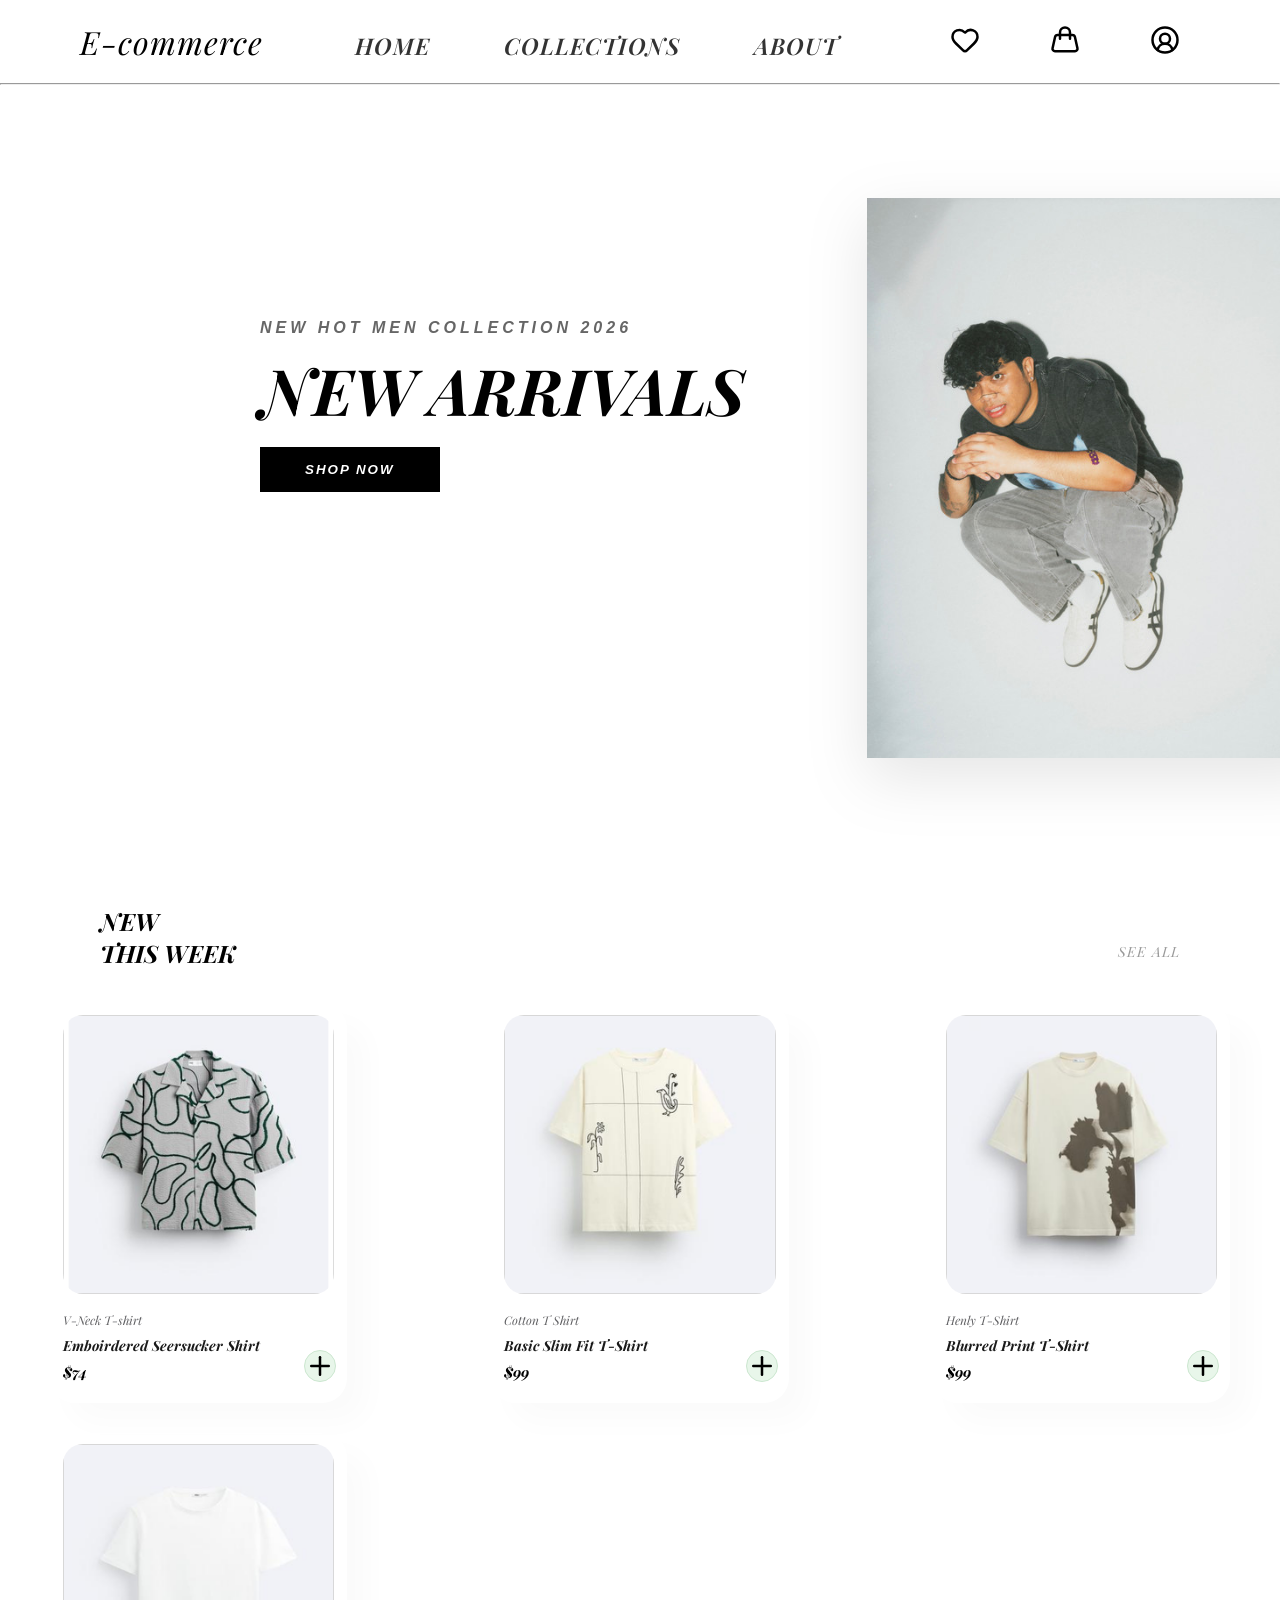
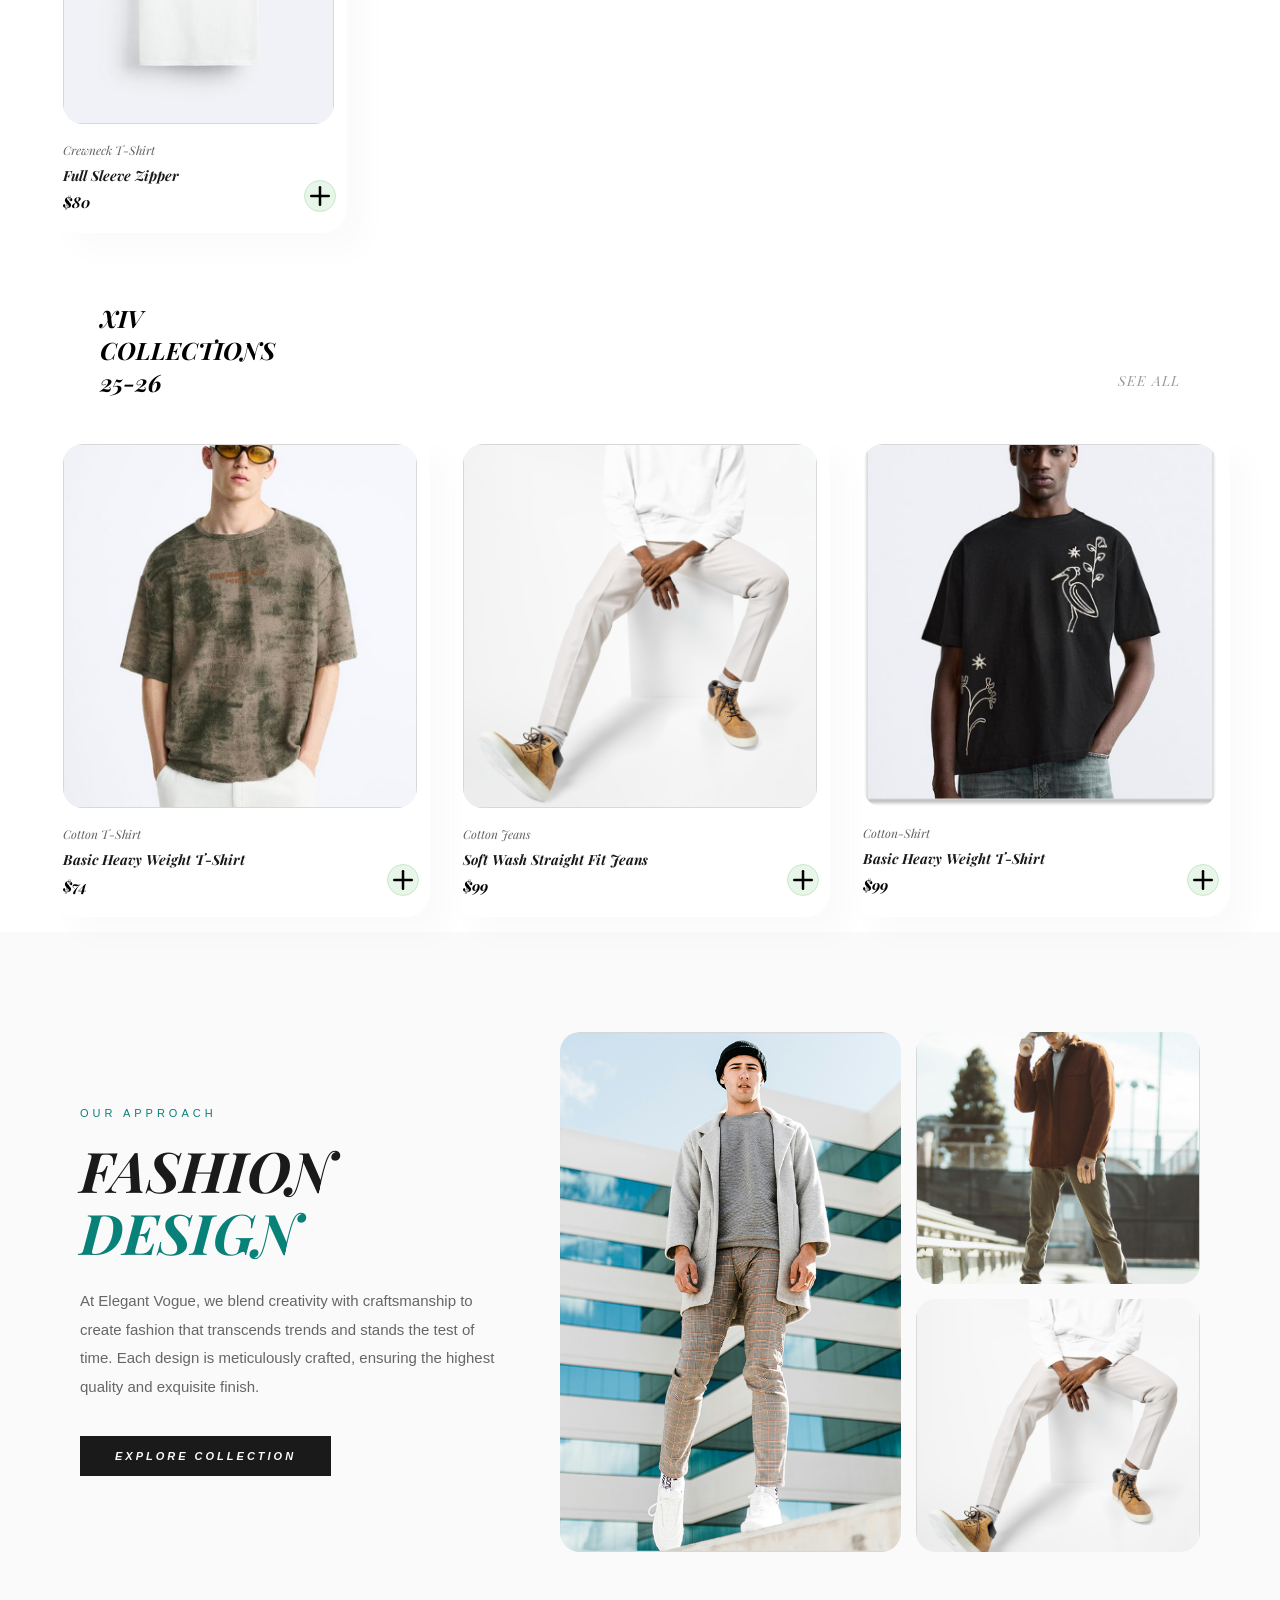
<file: index.html>
<!DOCTYPE html>
<html lang="en">
<head>
    <meta charset="UTF-8">
    <meta name="viewport" content="width=device-width, initial-scale=1.0">
    <title>Fashion-cummerce</title>
    <link rel="preconnect" href="https://fonts.googleapis.com">
    <link rel="preconnect" href="https://fonts.gstatic.com" crossorigin>
    <link href="https://fonts.googleapis.com/css2?family=Playfair+Display:ital@1&display=swap" rel="stylesheet">
    <link rel="stylesheet" href="style.css">
</head>
<body>
    <section id="header">
        <a href="index.html" class="fashion-title"><h1>E-commerce</h1></a>
        <div>
            <ul id="nav-bar">
                <li><a href="index.html">Home</a></li>
                <li><a href="product_page.html">Collections</a></li>
                <li><a href="#mission">About</a></li>
            </ul>
        </div>
        <div>
            <ul id="nav-bar1">
                <li><a href="cart.html"><img src="images/heart.svg" alt=""></a></li>
                <li><a href="#"><img src="images/handbag.svg" alt=""></a></li>
                <li><a href="#"><img src="images/circle-user-round.svg" alt=""></a></li>
            </ul>
        </div>
    </section>
    <hr>
    <section id="hero">
        <div class="text">
            <h4>NEW HOT MEN COLLECTION 2026</h4>
            <h2>NEW ARRIVALS</h2>
            <button>SHOP NOW</button>
        </div>
        <div class="dionela"><img src="images/MODEL.jpg" alt=""></div>
    </section>
    <section id="product1" class="section-p1">  
        <div class="section-header">
            <div>
            <h2>NEW</h2>
            <h2>  THIS WEEK</h2>
            </div>
            <a href="product.html" class="see-all">See All</a>
        </div>

        <div class="pro-container">
            <div class="pro">
                <img src="images/Rectangle 18.png" alt="">
                <div class="des">
                    <span>V-Neck T-shirt</span>
                    <h5>Emboirdered Seersucker Shirt</h5>
                    <h4>$74</h4>
                </div>
                <a href="#"><img src="images/plus.svg" alt=""></a>
            </div>
            <div class="pro">
                <img src="images/Rectangle 20 (1).png" alt="">
                <div class="des">
                    <span>Cotton T Shirt</span>
                    <h5>Basic Slim Fit T-Shirt</h5>
                    <h4>$99</h4>
                </div>
                <a href="#"><img src="images/plus.svg" alt=""></a>
            </div>
            <div class="pro">
                <img src="images/Rectangle 19.png" alt="">
                <div class="des">
                    <span>Henly T-Shirt</span>
                    <h5>Blurred Print T-Shirt</h5>
                    <h4>$99</h4>
                </div>
                <a href="#"><img src="images/plus.svg" alt=""></a>
            </div>
            <div class="pro">
                <img src="images/Rectangle 17.png" alt="">
                <div class="des">
                    <span>Crewneck T-Shirt</span>
                    <h5>Full Sleeve Zipper</h5>
                    <h4>$80</h4>
                </div>
                <a href="#"><img src="images/plus.svg" alt=""></a>
            </div>
        </div>
    </section>
    <br>
    <br>
    <br>
<section id="product1" class="section-p1 compact">
        <div class="section-header">
            <div>
            <h2>XIV</h2>
            <h2>  COLLECTIONS</h2>
            <h2>25-26</h2>
            </div>
            <a href="product.html" class="see-all">See All</a>
        </div>

        <div class="pro-container">
            <div class="pro">
                <img src="images/gay1.png" alt="">
                <div class="des">
                    <span>Cotton T-Shirt</span>
                    <h5>Basic Heavy Weight T-Shirt</h5>
                    <h4>$74</h4>
                </div>
                <a href="#"><img src="images/plus.svg" alt=""></a>
            </div>
            <div class="pro">
                <img src="images/slimshadyy.png" alt="">
                <div class="des">
                    <span>Cotton Jeans</span>
                    <h5>Soft Wash Straight Fit Jeans</h5>
                    <h4>$99</h4>
                </div>
                <a href="#"><img src="images/plus.svg" alt=""></a>
            </div>
            <div class="pro">
                <img src="images/Rectangle 13 (1).png" alt="">
                <div class="des">
                    <span>Cotton-Shirt</span>
                    <h5>Basic Heavy Weight T-Shirt</h5>
                    <h4>$99</h4>
                </div>
                <a href="#"><img src="images/plus.svg" alt=""></a>
            </div>
        </div>
    </section>

<section id="mission" class="mission">
    <div class="mission-inner">
        <div class="mission-text">
            <span class="mission-label">Our Approach</span>
            <h2>FASHION <br><em>DESIGN</em></h2>
            <p>At Elegant Vogue, we blend creativity with craftsmanship to create fashion that transcends trends and stands the test of time. Each design is meticulously crafted, ensuring the highest quality and exquisite finish.</p>
            <a href="product.html" class="mission-btn">Explore Collection</a>
        </div>
        <div class="mission-photos">
            <div class="photo-tall">
                <img src="images/Rectangle 16.png" alt="">
            </div>
            <div class="photo-stack">
                <div class="photo-small">
                    <img src="images/Rectangle 14.png" alt="">
                </div>
                <div class="photo-small">
                    <img src="images/slimshadyy.png" alt="">
                </div>
            </div>
        </div>
    </div>
</section>
    <section class="footer">

    </section>
</body>
</html>
</file>
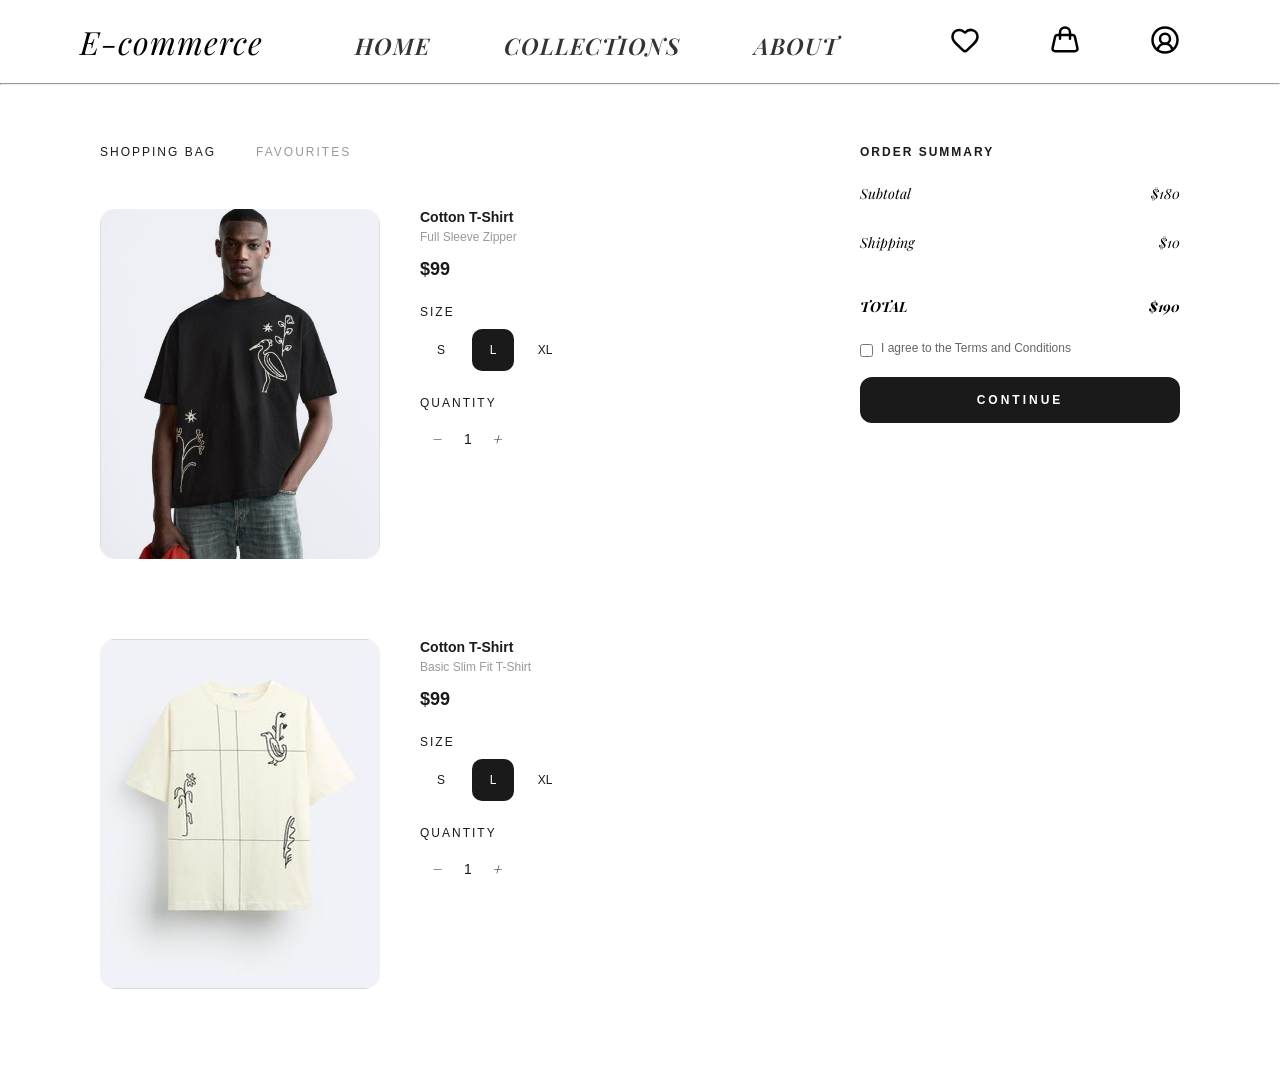
<file: cart.html>
<!DOCTYPE html>
<html lang="en">
<head>
    <meta charset="UTF-8">
    <meta name="viewport" content="width=device-width, initial-scale=1.0">
    <title>Fashion-commerce</title>
    <link rel="preconnect" href="https://fonts.googleapis.com">
    <link rel="preconnect" href="https://fonts.gstatic.com" crossorigin>
    <link href="https://fonts.googleapis.com/css2?family=Playfair+Display:ital@1&display=swap" rel="stylesheet">
    <link rel="stylesheet" href="style.css">
    <link rel="stylesheet" href="cart.css">
</head>
<body>
    <section id="header">
        <a href="index.html" class="fashion-title"><h1>E-commerce</h1></a>
        <div>
            <ul id="nav-bar">
                <li><a href="index.html">Home</a></li>
                <li><a href="product_page.html">Collections</a></li>
                <li><a href="#">About</a></li>
            </ul>
        </div>
        <div>
            <ul id="nav-bar1">
                <li><a href="cart.html"><img src="images/heart.svg" alt=""></a></li>
                <li><a href="#"><img src="images/handbag.svg" alt=""></a></li>
                <li><a href="#"><img src="images/circle-user-round.svg" alt=""></a></li>
            </ul>
        </div>
    </section>
    <hr>
 
    <section id="cart-section">
        <div class="cart-left">
            <div class="cart-tabs">
                <span class="tab active">SHOPPING BAG</span>
                <span class="tab">FAVOURITES</span>
            </div>
 
            <div class="cart-items">
                <div class="cart-item">
                    <div class="item-image">
                        <img src="images/Rectangle 13.png" alt="">
                    </div>
                    <div class="item-info">
                        <h4>Cotton T-Shirt</h4>
                        <p class="item-type">Full Sleeve Zipper</p>
                        <p class="item-price">$99</p>
 
                        <div class="detail-section">
                            <p class="detail-label">Size</p>
                            <div class="sizes">
                                <span class="size-btn">S</span>
                                <span class="size-btn active">L</span>
                                <span class="size-btn">XL</span>
                            </div>
                        </div>
 
                        <div class="quantity-section">
                            <p class="detail-label">Quantity</p>
                            <div class="quantity">
                                <button class="qty-btn">−</button>
                                <span class="qty-num">1</span>
                                <button class="qty-btn">+</button>
                            </div>
                        </div>
                    </div>
                </div>
 
                <div class="cart-item">
                    <div class="item-image">
                        <img src="images/Rectangle 20 (1).png" alt="">
                    </div>
                    <div class="item-info">
                        <h4>Cotton T-Shirt</h4>
                        <p class="item-type">Basic Slim Fit T-Shirt</p>
                        <p class="item-price">$99</p>
 
                        <div class="detail-section">
                            <p class="detail-label">Size</p>
                            <div class="sizes">
                                <span class="size-btn">S</span>
                                <span class="size-btn active">L</span>
                                <span class="size-btn">XL</span>
                            </div>
                        </div>
 
                        <div class="quantity-section">
                            <p class="detail-label">Quantity</p>
                            <div class="quantity">
                                <button class="qty-btn">−</button>
                                <span class="qty-num">1</span>
                                <button class="qty-btn">+</button>
                            </div>
                        </div>
                    </div>
                </div>
            </div>
        </div>
 
        <div class="cart-right">
            <h3>ORDER SUMMARY</h3>
            <div class="summary-item">
                <span>Subtotal</span>
                <span>$180</span>
            </div>
            <div class="summary-item">
                <span>Shipping</span>
                <span>$10</span>
            </div>
            <div class="summary-total">
                <span>TOTAL</span>
                <span>$190</span>
            </div>
            <label class="terms-check">
                <input type="checkbox">
                I agree to the Terms and Conditions
            </label>
            <button class="continue-btn">CONTINUE</button>
        </div>
    </section>
</body>
</html>
</file>
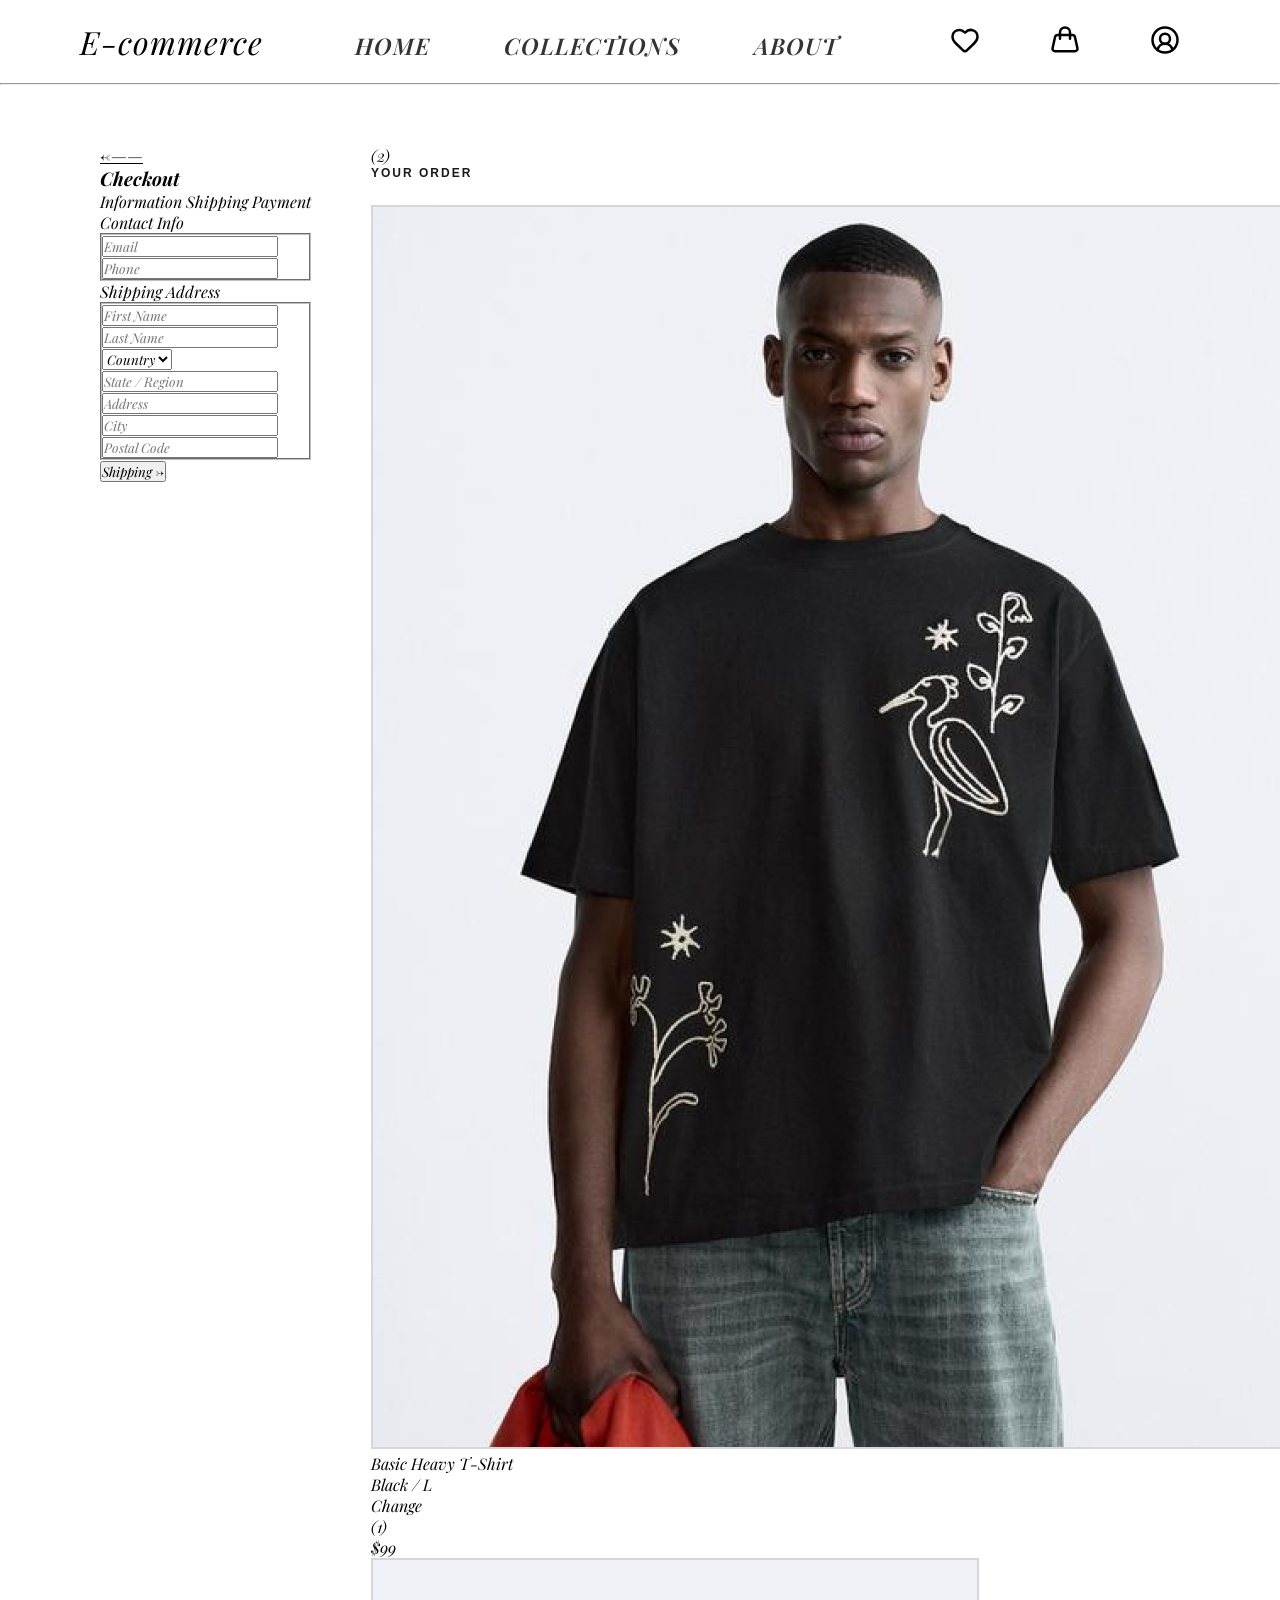
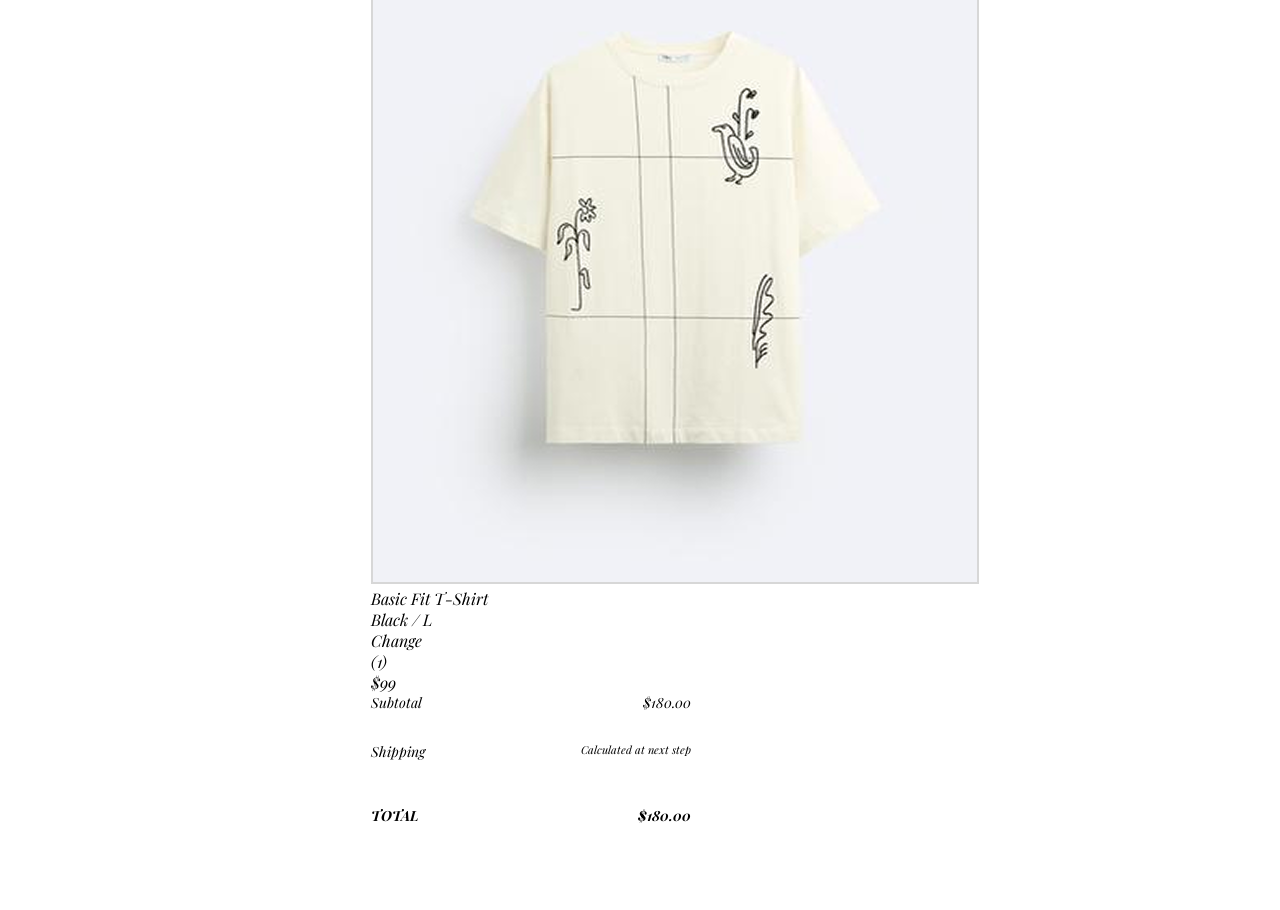
<file: checkout.html>
<!DOCTYPE html>
<html lang="en">
<head>
    <meta charset="UTF-8">
    <meta name="viewport" content="width=device-width, initial-scale=1.0">
    <title>Fashion-commerce</title>
    <link rel="preconnect" href="https://fonts.googleapis.com">
    <link rel="preconnect" href="https://fonts.gstatic.com" crossorigin>
    <link href="https://fonts.googleapis.com/css2?family=Playfair+Display:ital@1&display=swap" rel="stylesheet">
    <link rel="stylesheet" href="style.css">
    <link rel="stylesheet" href="cart.css">
</head>
<body>
    <section id="header">
        <a href="index.html" class="fashion-title"><h1>E-commerce</h1></a>
        <div>
            <ul id="nav-bar">
                <li><a href="index.html">Home</a></li>
                <li><a href="product.html">Collections</a></li>
                <li><a href="Info">About</a></li>
            </ul>
        </div>
        <div>
            <ul id="nav-bar1">
                <li><a href="cart.html"><img src="images/heart.svg" alt=""></a></li>
                <li><a href="#"><img src="images/handbag.svg" alt=""></a></li>
                <li><a href="#"><img src="images/circle-user-round.svg" alt=""></a></li>
            </ul>
        </div>
    </section>
    <hr>
 
    <section id="cart-section">
<section id="checkout-section">
  <a href="cart.html" class="back-arrow">←——</a>
  <h1 class="checkout-title">Checkout</h1>

  <div class="checkout-steps">
    <span class="step active">Information</span>
    <span class="step">Shipping</span>
    <span class="step">Payment</span>
  </div>

  <div class="checkout-left">
    <p class="section-label">Contact Info</p>
    <fieldset>
      <div class="field"><input type="email" placeholder="Email"></div>
      <div class="field"><input type="tel" placeholder="Phone"></div>
    </fieldset>

    <p class="section-label">Shipping Address</p>
    <fieldset>
      <div class="field-row">
        <div class="field"><input type="text" placeholder="First Name"></div>
        <div class="field"><input type="text" placeholder="Last Name"></div>
      </div>
      <div class="field">
        <select><option disabled selected>Country</option></select>
      </div>
      <div class="field"><input type="text" placeholder="State / Region"></div>
      <div class="field"><input type="text" placeholder="Address"></div>
      <div class="field-row">
        <div class="field"><input type="text" placeholder="City"></div>
        <div class="field"><input type="text" placeholder="Postal Code"></div>
      </div>
    </fieldset>

    <button class="ship-btn">Shipping →</button>
  </div>
</section>
        <div class="cart-right">
  <div style="position: relative;">
    <span class="order-count">(2)</span>
    <h3>YOUR ORDER</h3>
  </div>

  <div class="order-item">
    <div class="order-img"><img src="images/Rectangle 13.png" alt=""></div>
    <div class="order-details">
      <div class="order-top">
        <div>
          <p class="order-name">Basic Heavy T-Shirt</p>
          <p class="order-variant">Black / L</p>
        </div>
        <a class="change-link">Change</a>
      </div>
      <p class="order-qty">(1)</p>
      <p class="order-price">$99</p>
    </div>
  </div>

  <div class="order-item">
    <div class="order-img"><img src="images/Rectangle 20 (1).png" alt=""></div>
    <div class="order-details">
      <div class="order-top">
        <div>
          <p class="order-name">Basic Fit T-Shirt</p>
          <p class="order-variant">Black / L</p>
        </div>
        <a class="change-link">Change</a>
      </div>
      <p class="order-qty">(1)</p>
      <p class="order-price">$99</p>
    </div>
  </div>

  <div class="summary-item"><span>Subtotal</span><span>$180.00</span></div>
  <div class="summary-item"><span>Shipping</span><span style="font-style:italic;font-size:11px;">Calculated at next step</span></div>
  <div class="summary-total"><span>TOTAL</span><span>$180.00</span></div>
</div>
    </section>
</body>
</html>
</file>
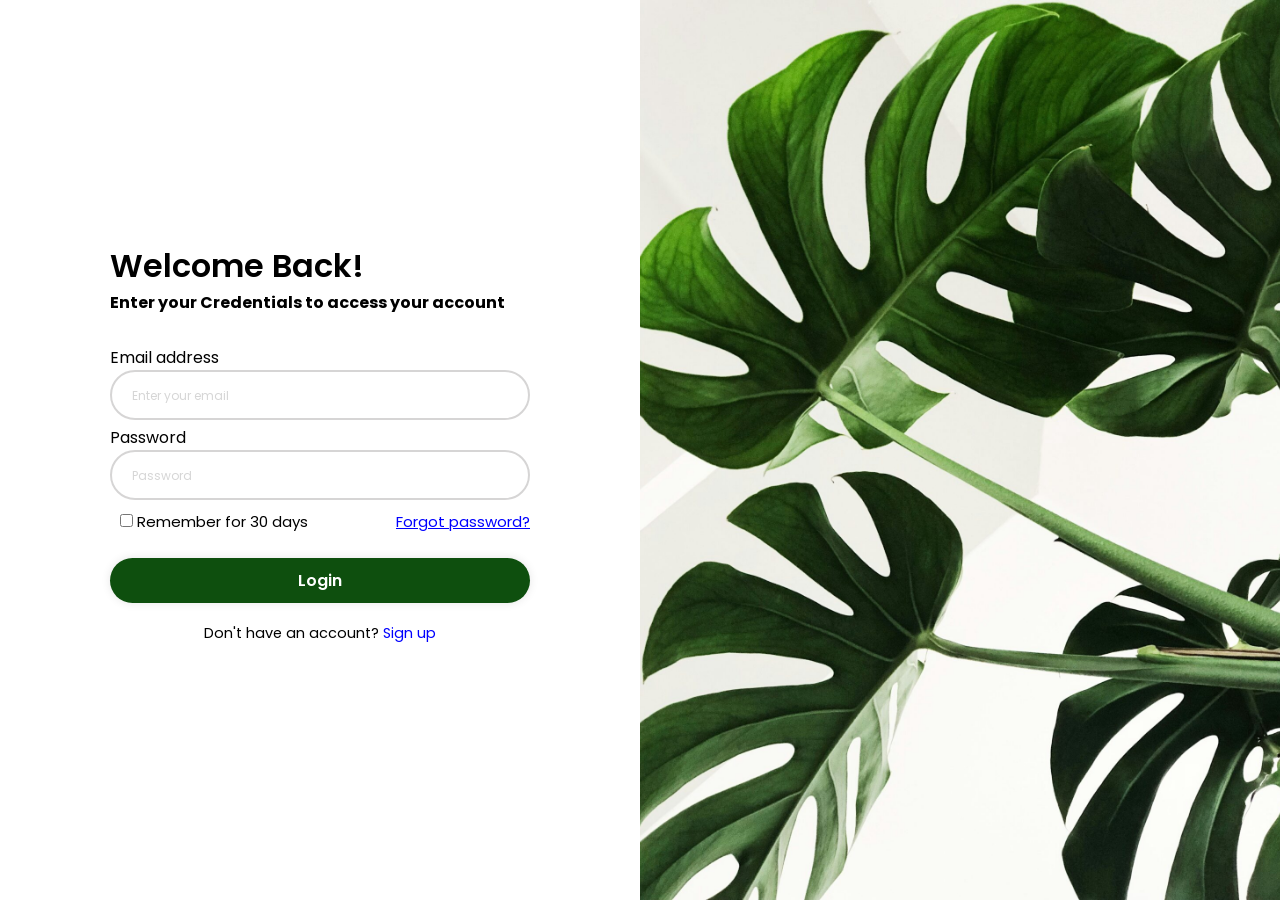
<file: login_e-commerce.html>
<!DOCTYPE html>
<html lang="en">
<head>
    <meta charset="UTF-8">
    <meta name="viewport" content="width=device-width, initial-scale=1.0">
    <title>Login</title>
    <link rel="stylesheet" href="login.css">
    <link href='https://fonts.googleapis.com/css?family=Poppins' rel='stylesheet'>
</head>
<body>
    <div class="left-side">
        <form >
        <div class="wrapper">
            <h1>Welcome Back!</h1>
            <h4>Enter your Credentials to access your account</h4>
            
            <div class="input-box">
                <label for="email">Email address</label>
                <input type="email" id="email" name="email" placeholder="Enter your email">
            </div>
            <div class="input-box">
                <label for="password">Password</label>
                <br>
                <input type="password" id="pass" name="pass" placeholder="Password" required maxlength="15">
            </div>
             <div class="term">
                <label><input type="checkbox"> Remember for 30 days</label>
                <a href="#">Forgot password?</a>
            </div>
            <br>
            
            <button type="submit" class="btn">Login    </button>
            
            <div class="have">
                <p>Don't have an account? <a href="#">Sign up</a></p>
            </div>
        </div>
    </form>
    </div>
    <div class="right-side">
        <img src="leaf.jpg" alt="picture">
    </div>
</body>
</html>
</file>
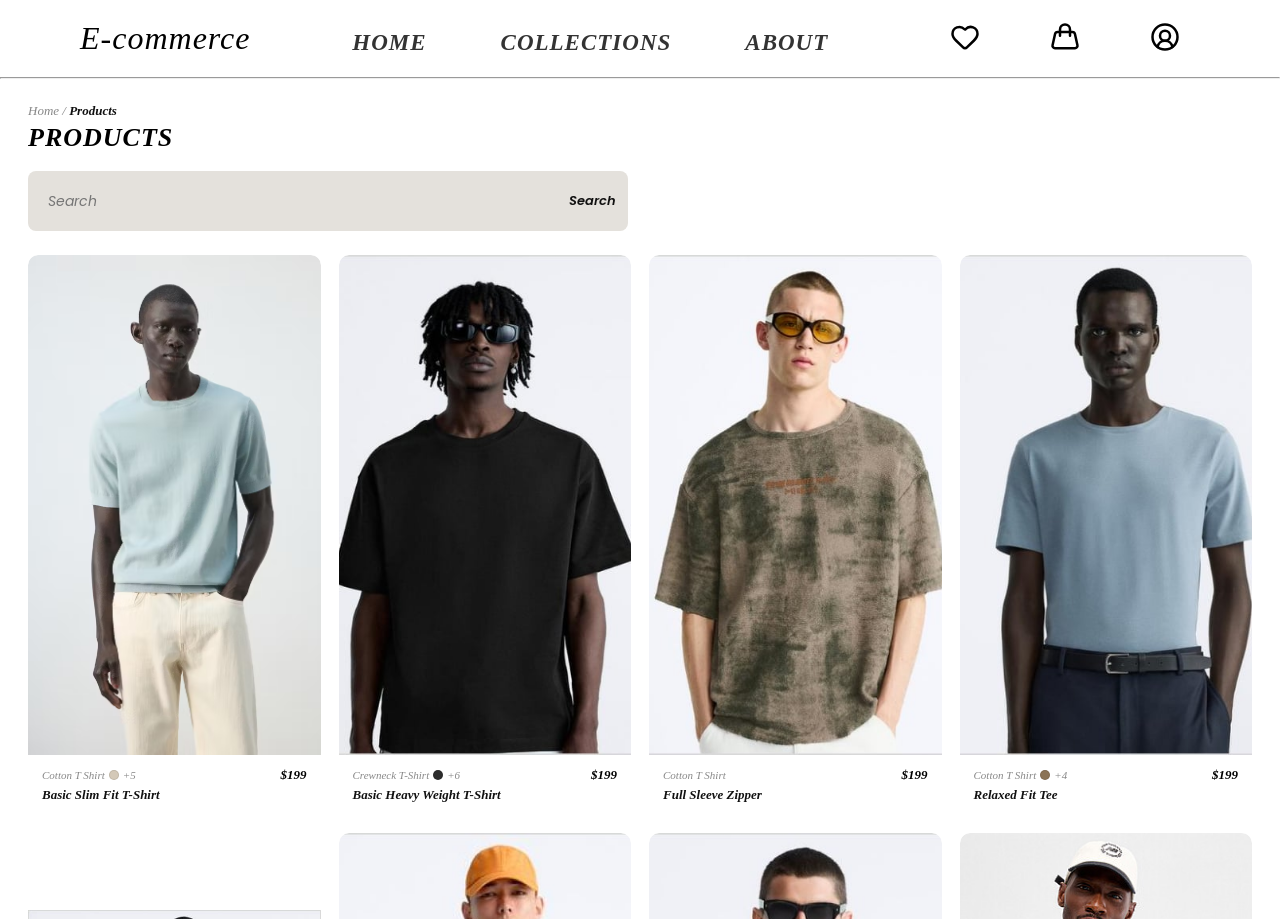
<file: product_page.html>
<!DOCTYPE html>
<html lang="en">
<head>
    <meta charset="UTF-8">
    <meta name="viewport" content="width=device-width, initial-scale=1.0">
    <title>Products | Cloth Store</title>
    <link rel="stylesheet" href="product.css">
    <link rel="stylesheet" href="style.css">
    <link href="https://fonts.googleapis.com/css2?family=Poppins:wght@400;500;600;700&display=swap" rel="stylesheet">
    <link href="https://cdn.boxicons.com/3.0.8/fonts/basic/boxicons.min.css" rel="stylesheet">
    <link href="https://cdn.boxicons.com/3.0.8/fonts/filled/boxicons-filled.min.css" rel="stylesheet">
    <link href="https://cdn.boxicons.com/3.0.8/fonts/brands/boxicons-brands.min.css" rel="stylesheet">  
</head>
<body>


    <section id="header">
        <a href="index.html" class="fashion-title"><h1>E-commerce</h1></a>
        <div>
            <ul id="nav-bar">
                <li><a href="index.html">Home</a></li>
                <li><a href="product_page.html">Collections</a></li>
                <li><a href="#mission">About</a></li>
            </ul>
        </div>
        <div>
            <ul id="nav-bar1">
                <li><a href="cart.html"><img src="images/heart.svg" alt=""></a></li>
                <li><a href="#"><img src="images/handbag.svg" alt=""></a></li>
                <li><a href="#"><img src="images/circle-user-round.svg" alt=""></a></li>
            </ul>
        </div>
    </section>
    <hr>

    
    <div class="page">
      
        <main class="main-content">

            
            <div class="breadcrumb">Home / <span>Products</span></div>
            <h1 class="page-title">PRODUCTS</h1>

           
            <div class="toolbar">
                <div class="search-box">
                    <span class="search-icon"><i class="bx bx-search-alt"></i></span>
                    <input type="text" placeholder="Search">
                    <button class="search-btn">Search</button>
                </div>
        
            </div>

            <div class="product-grid">
                <div class="product-card">
                    <div class="product-img">
                        <img src="pic8.avif" alt="picture">
                    </div>
                    <div class="product-info">
                        <div class="product-meta">
                            <span class="product-type">Cotton T Shirt <span class="color-dot beige"></span><span class="color-count">+5</span></span>
                            <span class="product-price">$199</span>
                        </div>
                        <p class="product-name">Basic Slim Fit T-Shirt</p>
                    </div>
                </div>

                <div class="product-card">
                    <div class="product-img">
                        <img src="pic7.jpg" alt="picture">
                    </div>
                    <div class="product-info">
                        <div class="product-meta">
                            <span class="product-type">Crewneck T-Shirt <span class="color-dot dark"></span><span class="color-count">+6</span></span>
                            <span class="product-price">$199</span>
                        </div>
                        <p class="product-name">Basic Heavy Weight T-Shirt</p>
                    </div>
                </div>

                <div class="product-card">
                    <div class="product-img">
                        <img src="pic6.jpg" alt="picture">
                    </div>
                    <div class="product-info">
                        <div class="product-meta">
                            <span class="product-type">Cotton T Shirt</span>
                            <span class="product-price">$199</span>
                        </div>
                        <p class="product-name">Full Sleeve Zipper</p>
                    </div>
                </div>

                <div class="product-card">
                    <div class="product-img">
                        <img src="pic5.jpg" alt="picture">
                    </div>
                    <div class="product-info">
                        <div class="product-meta">
                            <span class="product-type">Cotton T Shirt <span class="color-dot brown"></span><span class="color-count">+4</span></span>
                            <span class="product-price">$199</span>
                        </div>
                        <p class="product-name">Relaxed Fit Tee</p>
                    </div>
                </div>

                <div class="product-card">
                    <div class="product-img">
                        <a href="productdetails.html"><img src="pic4.jpg" alt="picture"></a>
                    </div>
                    <div class="product-info">
                        <div class="product-meta">
                            <span class="product-type"><Polo Shirt <span class="color-dot black"></span><span class="color-count">+3</span></span>
                            <span class="product-price">$199</span>
                        </div>
                        <p class="product-name">Classic Polo Shirt</p>
                    </div>
                </div>

                <div class="product-card">
                    <div class="product-img">
                        <img src="pic3.jpg" alt="picture">
                    </div>
                    <div class="product-info">
                        <div class="product-meta">
                            <span class="product-type">T-Shirt <span class="color-dot grey"></span><span class="color-count">+5</span></span>
                            <span class="product-price">$199</span>
                        </div>
                        <p class="product-name">Oversized Drop Shoulder</p>
                    </div>
                </div>
                <div class="product-card">
                    <div class="product-img" >
                        <img src="pic2.jpg" alt="picture">
                    </div>
                    <div class="product-info">
                        <div class="product-meta">
                            <span class="product-type">T-Shirt <span class="color-dot grey"></span><span class="color-count">+5</span></span>
                            <span class="product-price">$199</span>
                        </div>
                        <p class="product-name">Sample 1</p>
                    </div>
                </div>
                <div class="product-card">
                    <div class="product-img" >
                        <img src="pic9.jpg" alt="picture">
                    </div>
                    <div class="product-info">
                        <div class="product-meta">
                            <span class="product-type">T-Shirt <span class="color-dot grey"></span><span class="color-count">+5</span></span>
                            <span class="product-price">$199</span>
                        </div>
                        <p class="product-name">Sample 2</p>
                    </div>
                </div>

            </div>
        </main>
    </div>
</body>
</html>
</file>
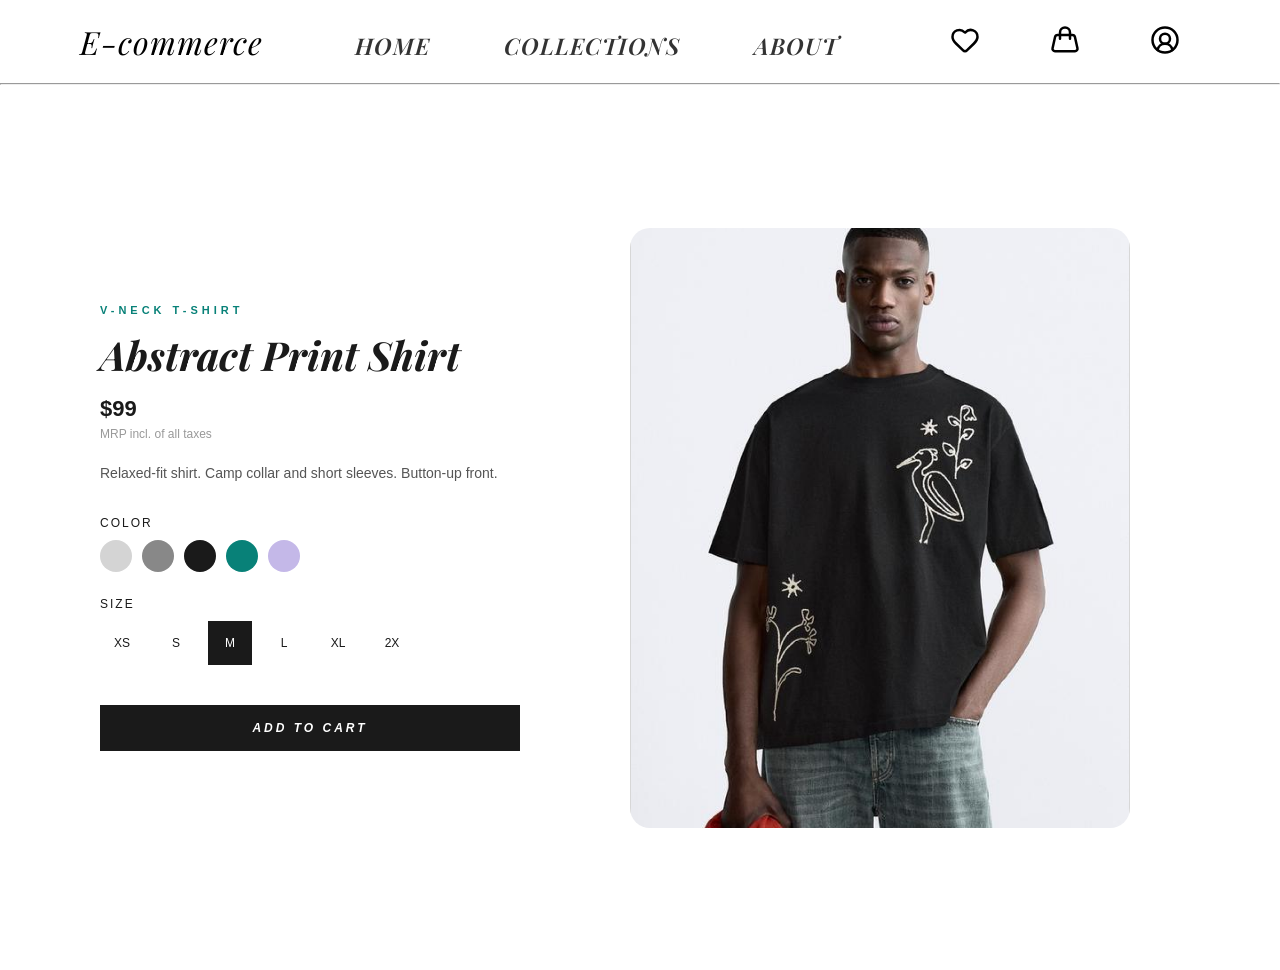
<file: productdetails.html>
<!DOCTYPE html>
<html lang="en">
<head>
    <meta charset="UTF-8">
    <meta name="viewport" content="width=device-width, initial-scale=1.0">
    <title>Fashion-commerce</title>
    <link rel="preconnect" href="https://fonts.googleapis.com">
    <link rel="preconnect" href="https://fonts.gstatic.com" crossorigin>
    <link href="https://fonts.googleapis.com/css2?family=Playfair+Display:ital@1&display=swap" rel="stylesheet">
    <link rel="stylesheet" href="style.css">
    <link rel="stylesheet" href="productdetails.css">
</head>
<body>
    <section id="header">
        <a href="index.html" class="fashion-title"><h1>E-commerce</h1></a>
        <div>
            <ul id="nav-bar">
                <li><a href="index.html">Home</a></li>
                <li><a href="product.html">Collections</a></li>
                <li><a href="Info">About</a></li>
            </ul>
        </div>
        <div>
            <ul id="nav-bar1">
                <li><a href="cart.html"><img src="images/heart.svg" alt=""></a></li>
                <li><a href="#"><img src="images/handbag.svg" alt=""></a></li>
                <li><a href="#"><img src="images/circle-user-round.svg" alt=""></a></li>
            </ul>
        </div>
    </section>
    <hr>

    <section id="product-detail">
        <div class="info-box">
            <h4>V-NECK T-SHIRT</h4>
            <h1>Abstract Print Shirt</h1>
            <p class="price">$99</p>
            <p class="tax">MRP incl. of all taxes</p>
            <p class="desc">Relaxed-fit shirt. Camp collar and short sleeves. Button-up front.</p>

            <div class="detail-section">
                <p class="detail-label">Color</p>
                <div class="colors">
                    <span class="color-dot" style="background:#d4d4d4;"></span>
                    <span class="color-dot" style="background:#888;"></span>
                    <span class="color-dot active" style="background:#1a1a1a;"></span>
                    <span class="color-dot" style="background:#088178;"></span>
                    <span class="color-dot" style="background:#c4b8e8;"></span>
                </div>
            </div>

            <div class="detail-section">
                <p class="detail-label">Size</p>
                <div class="sizes">
                    <span class="size-btn">XS</span>
                    <span class="size-btn">S</span>
                    <span class="size-btn active">M</span>
                    <span class="size-btn">L</span>
                    <span class="size-btn">XL</span>
                    <span class="size-btn">2X</span>
                </div>
            </div>

            <button class="add-btn">ADD TO CART</button>
        </div>

        <div class="product-img">
            <img src="images/Rectangle 13.png" alt="">
        </div>
    </section>
</body>
</html>
</file>
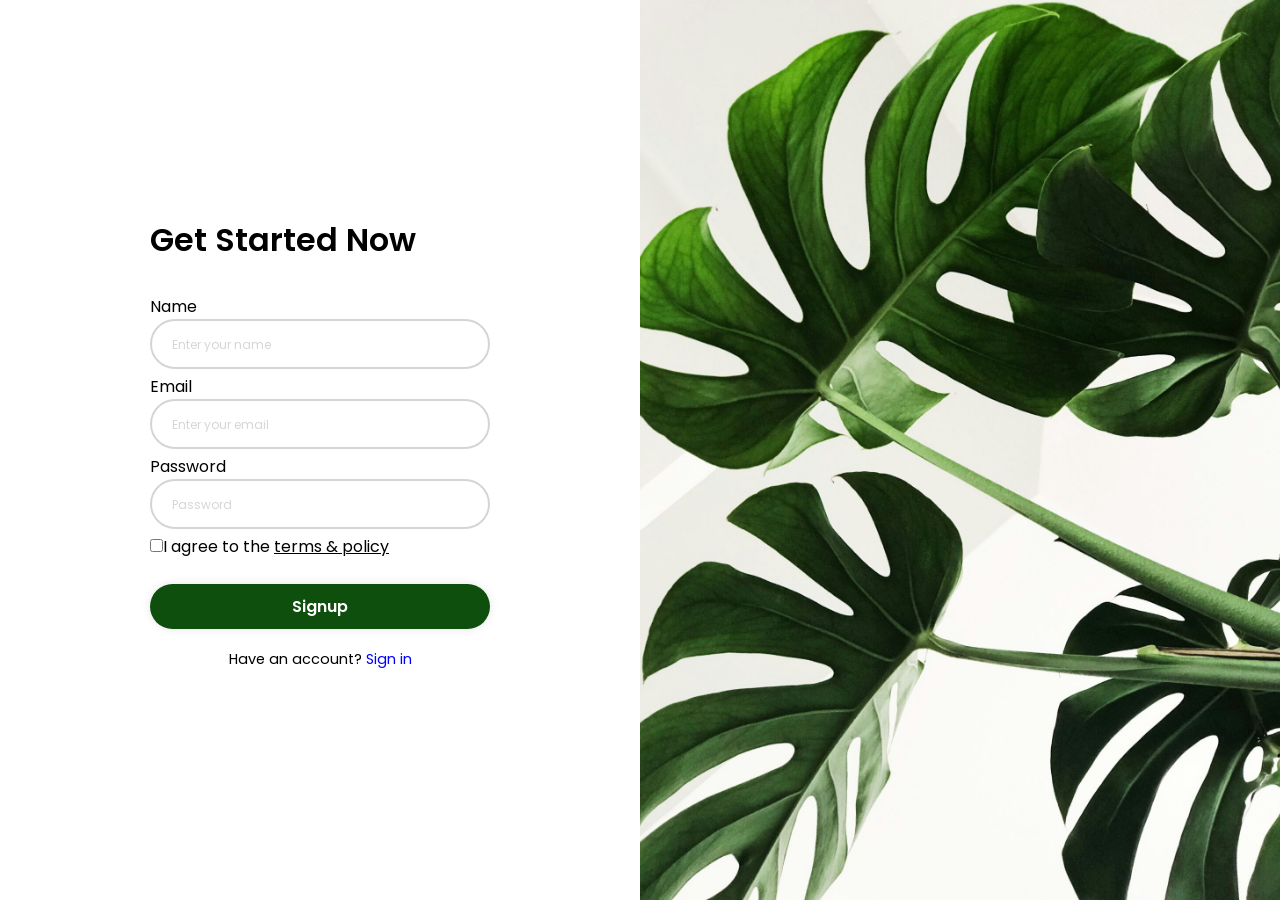
<file: signup_e-commerce.html>
<!DOCTYPE html>
<html lang="en">
<head>
    <meta charset="UTF-8">
    <meta name="viewport" content="width=device-width, initial-scale=1.0">
    <title>Signup</title>
    <link rel="stylesheet" href="signup.css">
    <link href='https://fonts.googleapis.com/css?family=Poppins' rel='stylesheet'>
</head>
<body>
    <div class="left-side">
        <form >
        <div class="wrapper">
            <h1>Get Started Now</h1>
            <div class="input-box">
            <label for="name">Name</label>
            <br>
            <input type="text" id="name" name="name" placeholder="Enter your name" required>
            </div>
            
            <div class="input-box">
                <label for="email">Email</label>
                <input type="email" id="email" name="email" placeholder="Enter your email">
            </div>
            <div class="input-box">
                <label for="password">Password</label>
                <br>
                <input type="password" id="pass" name="pass" placeholder="Password" required maxlength="15">
            </div>
             <div class="term">
                <label><input type="checkbox">I agree to the <a href="#"><u>terms & policy</u> </a></label>
            </div>
            <br>
            
            <button type="submit" class="btn">Signup    </button>
            
            <div class="have">
                <p>Have an account? <a href="#">Sign in</a></p>
            </div>
        </div>
    </form>
    </div>
    <div class="right-side">
        <img src="leaf.jpg" alt="picture">
    </div>
</body>
</html>
</file>
<file: style.css>
*{
    padding: 0;
    margin: 0;
}

*{
  font-family: "Playfair Display", serif;
  font-optical-sizing: auto;
  font-style: italic;
  color: #000;
}
body {
    margin: 0;
    padding: 0;
    background-color: #ffffff;
    background-image: url("data:image/svg+xml,%3Csvg viewBox='0 0 200 200' xmlns='http://www.w3.org/2000/svg'%3E%3Cfilter id='noiseFilter'%3E%3CfeTurbulence type='fractalNoise' baseFrequency='0.65' numOctaves='3' stitchTiles='stitch'/%3E%3C/filter%3E%3Crect width='100%25' height='100%25' filter='url(%23noiseFilter)'/%3E%3C/svg%3E");
    background-size: 150px; 
    opacity: 1; 
    background-blend-mode: overlay;
    font-family: sans-serif; 
}


.fashion-title{
  font-style: italic;
  text-decoration: none;
}

#header {
    display: flex;
    justify-content: space-between;
    align-items: center;
    padding: 20px 80px; 
    background: rgba(255, 255, 255, 1); 
    backdrop-filter: blur(10px);
    position: sticky;
    top: 0;
    z-index: 100;
}

#nav-bar{
    display: flex;
    align-items: center;
    justify-content: center;    
}
#nav-bar li{
    list-style: none;
    padding: 8px 22px 0px 22px;
}
#nav-bar li a{
    text-decoration: none;
    font-size: 23px;
    font-weight: 600;

}
#nav-bar1{
    display: flex;
    align-items: center;
    justify-content: center;
}
#nav-bar1 li{
    list-style: none;
    padding: 0 20px;
}
#nav-bar1 li a{
    text-decoration: none;
    font-weight: 100;
}
#nav-bar1 img{
    height: 30px;
    width: 30px;
}

#hero{
    display: flex;
    align-items: center;
    justify-content: space-between;
    padding: 20px 80px;
    width: 1250px;
    
}
#hero .text{
    margin-left: 180px;
    margin-bottom: 180px;
}
#hero .dionela img{
    padding-top: 20px;
    height: 560px;
}



.fashion-title {
    text-decoration: none;
    color: #1a1a1a;
}

.fashion-title h1 {
    font-family: "Playfair Display", serif;
    font-style: italic;
    font-weight: 400;
    font-size: 2rem;
    letter-spacing: 1px;
    margin: 0;
}



#nav-bar, #nav-bar1 {
    display: flex;
    list-style: none;
    gap: 30px;
}

#nav-bar a, #nav-bar1 a {
    text-decoration: none;
    color: #333;
    font-size: 0.9rem;
    text-transform: uppercase;
    letter-spacing: 1px;
}
#hero {
    display: flex;
    align-items: center;
    justify-content: space-between;
    padding: 50px 80px;
    height: 80vh;
}

#hero h4 {
    font-family: sans-serif;
    color: #666;
    letter-spacing: 4px;
    margin-bottom: 10px;
}

#hero h2 {
    font-family: "Playfair Display", serif;
    font-size: 4rem;
    margin-top: 0;
}

.dionela img {
    max-width: 100%;
    height: auto;
    margin-bottom: 50px;
    filter: drop-shadow(0 20px 30px rgba(0,0,0,0.1));
}
#hero button {
    background-color: #000; 
    color: #fff;
    padding: 15px 45px; 
    border: none;
    font-family: sans-serif;
    font-weight: 600;
    letter-spacing: 2px;
    cursor: pointer;
    transition: all 0.3s ease;
    text-transform: uppercase;
    margin-top: 15px;
}

#hero button:hover {
    background-color: #333; 
    transform: translateY(-2px); 
    box-shadow: 0 10px 20px rgba(0, 0, 0, 0.1);
}


.pro-container{
    margin-left: 50px;
    margin-right: 50px;
}
.section-header {
    display: flex;
    justify-content: space-between;
    align-items: flex-end;
    margin: 0 100px;
    padding-bottom: 0;
}

.see-all {
    text-decoration: none;
    color: #999;
    font-size: 14px;
    letter-spacing: 1px;
    text-transform: uppercase;
    margin-bottom: 8px;
    transition: color 0.3s ease;
}

.see-all:hover {
    color: #555;
}
#product1 .pro-container{
    display: flex;
    justify-content: space-between;
    padding-top: 20px;
    flex-wrap: wrap;
}
#product1 .pro{
    width: 23%;
    min-width: 250px;
    padding: 10px 12px;
    border: 1px solid white;
    border-radius: 25px;
    cursor: pointer;
    box-shadow: 20px 20px 30px rgba(0, 0, 0, 0.02);
    margin: 15px 0;
    transition: 0.2s ease;
    position: relative;
}
#product1 .pro:hover{
    box-shadow: 20px 20px 30px rgba(0, 0, 0, 0.10);
}
#product1 .pro img{
    width: 100%;
    border-radius: 20px;
}
#product1 .des{
    text-align: start;
    padding: 10px 0;
}
#product1 .des span{
    color: #606063;
    font-size: 12px;

}
#product1 .pro .des h5{
    padding-top: 7px;
    color: #1a1a1a;
    font-size: 14px;
}
#product1 .pro .des h4{
    padding-top: 7px;
    font-size: 15px;
    font-weight: 700;
    color: #000;
}
#product1 .pro a img{
    width: 30px;
    height: 30px;
    line-height: 40px;
    border-radius: 50px;
    background-color: #e8f6ea;
    font-weight: 500;
    color: #e8f6ea;
    border: 1px solid #cce7d0;
    position: absolute;
    bottom: 20px;
    right: 10px;
}

.compact .pro-container {
    gap: 20px;
    justify-content: flex-start;
}

#product1.compact .pro {
    width: 30%;
}
.mission {
    width: 100%;
    background-color: #fafafa;
    padding: 100px 80px;
    box-sizing: border-box;
}

.mission-inner {
    display: flex;
    align-items: center;
    justify-content: space-between;
    gap: 60px;
    max-width: 1200px;
    margin: 0 auto;
}


.mission-text {
    flex: 1;
    max-width: 420px;
}

.mission-label {
    font-family: sans-serif;
    font-style: normal;
    font-size: 11px;
    letter-spacing: 4px;
    text-transform: uppercase;
    color: #088178;
    display: block;
    margin-bottom: 20px;
}

.mission-text h2 {
    font-family: "Playfair Display", serif;
    font-size: 3.5rem;
    font-style: italic;
    line-height: 1.1;
    color: #1a1a1a;
    margin-bottom: 25px;
}

.mission-text h2 em {
    color: #088178;
}

.mission-text p {
    font-family: sans-serif;
    font-style: normal;
    font-size: 15px;
    color: #666;
    line-height: 1.9;
    margin-bottom: 35px;
}

.mission-btn {
    display: inline-block;
    text-decoration: none;
    font-family: sans-serif;
    font-size: 11px;
    font-weight: 700;
    letter-spacing: 3px;
    text-transform: uppercase;
    color: #fafafa;
    background-color: #1a1a1a;
    padding: 14px 35px;
    transition: all 0.3s ease;
}

.mission-btn:hover {
    background-color: #088178;
    box-shadow: 0 10px 30px rgba(8, 129, 120, 0.25);
    transform: translateY(-2px);
}

.mission-photos {
    flex: 1;
    display: flex;
    gap: 15px;
    align-items: stretch;
    height: 520px;
}

.photo-tall {
    flex: 1.2;
    overflow: hidden;
    border-radius: 20px;
}

.photo-tall img {
    width: 100%;
    height: 100%;
    object-fit: cover;
    transition: transform 0.6s ease;
}

.photo-tall:hover img {
    transform: scale(1.04);
}

.photo-stack {
    flex: 1;
    display: flex;
    flex-direction: column;
    gap: 15px;
}

.photo-small {
    flex: 1;
    overflow: hidden;
    border-radius: 20px;
}

.photo-small img {
    width: 100%;
    height: 100%;
    object-fit: cover;
    transition: transform 0.6s ease;
}

.photo-small:hover img {
    transform: scale(1.04);
}

html {
    scroll-behavior: smooth;
}
</file>
<file: cart.css>
#cart-section {
    display: flex;
    padding: 60px 100px;
    gap: 60px;
    min-height: 85vh;
}

.cart-left {
    flex: 1;
}

.cart-tabs {
    display: flex;
    gap: 40px;
    border-bottom: none; 
    padding-bottom: 20px;
    margin-bottom: 30px;
}

.cart-tabs .tab {
    font-family: sans-serif;
    font-style: normal;
    font-size: 12px;
    letter-spacing: 2px;
    text-transform: uppercase;
    color: #999;
    cursor: pointer;
    transition: color 0.2s ease;
}

.cart-tabs .tab.active {
    color: #1a1a1a;
    border-bottom: none; 
    padding-bottom: 20px;
    margin-bottom: -20px;
}

.cart-tabs .tab:hover {
    color: #555;
}

.cart-items {
    display: flex;
    flex-direction: column;
    gap: 40px;
}

.cart-item {
    display: flex;
    gap: 40px;
    border-bottom: none; 
    padding-bottom: 40px;
}

.item-image {
    width: 280px;
    height: 350px;
    flex-shrink: 0;
}

.item-image img {
    width: 100%;
    height: 100%;
    object-fit: cover;
    border-radius: 15px; 
}

.item-info {
    flex: 1;
}

.item-info h4 {
    font-family: sans-serif;
    font-style: normal;
    font-size: 14px;
    color: #1a1a1a;
    margin-bottom: 5px;
}

.item-type {
    font-family: sans-serif;
    font-style: normal;
    font-size: 12px;
    color: #999;
    margin-bottom: 15px;
}

.item-price {
    font-family: sans-serif;
    font-style: normal;
    font-size: 18px;
    font-weight: 700;
    color: #1a1a1a;
    margin-bottom: 25px;
}

.detail-section {
    margin-bottom: 25px;
}

.detail-label {
    font-family: sans-serif;
    font-style: normal;
    font-size: 12px;
    letter-spacing: 2px;
    text-transform: uppercase;
    color: #1a1a1a;
    margin-bottom: 10px;
}

.sizes {
    display: flex;
    gap: 10px;
}

.size-btn {
    width: 42px;
    height: 42px;
    display: flex;
    align-items: center;
    justify-content: center;
    border: none; 
    border-radius: 10px; 
    background-color: transparent; 
    font-family: sans-serif;
    font-style: normal;
    font-size: 12px;
    cursor: pointer;
    transition: all 0.2s ease;
    color: #1a1a1a;
}

.size-btn.active,
.size-btn:hover {
    background-color: #1a1a1a;
    color: #fff;
}

.quantity-section {
    margin-top: 25px;
}

.quantity {
    display: flex;
    align-items: center;
    gap: 15px;
    width: fit-content;
    border: none; 
    border-radius: 10px; 
    background-color: transparent; 
    padding: 8px 12px;
}

.qty-btn {
    background: none;
    border: none;
    font-size: 16px;
    cursor: pointer;
    color: #1a1a1a;
    transition: color 0.2s ease;
}

.qty-btn:hover {
    color: #088178;
}

.qty-num {
    font-family: sans-serif;
    font-style: normal;
    font-size: 14px;
    min-width: 20px;
    text-align: center;
    color: #1a1a1a;
}

.cart-right {
    width: 320px;
    flex-shrink: 0;
}

.cart-right h3 {
    font-family: sans-serif;
    font-style: normal;
    font-size: 12px;
    letter-spacing: 2px;
    text-transform: uppercase;
    color: #1a1a1a;
    margin-bottom: 25px;
}

.summary-item {
    display: flex;
    justify-content: space-between;
    font-family: sans-serif;
    font-style: normal;
    font-size: 14px;
    color: #1a1a1a;
    padding-bottom: 15px;
    margin-bottom: 15px;
    border-bottom: none; 
}

.summary-total {
    display: flex;
    justify-content: space-between;
    font-family: sans-serif;
    font-style: normal;
    font-size: 14px;
    font-weight: 700;
    color: #1a1a1a;
    padding-top: 15px;
    margin-bottom: 25px;
}

.terms-check {
    display: flex;
    align-items: flex-start;
    gap: 8px;
    font-family: sans-serif;
    font-style: normal;
    font-size: 12px;
    color: #666;
    margin-bottom: 20px;
    cursor: pointer;
}

.terms-check input {
    cursor: pointer;
    margin-top: 3px;
}

.continue-btn {
    width: 100%;
    padding: 16px;
    background-color: #1a1a1a;
    color: #fff;
    border: none;
    border-radius: 12px; 
    font-family: sans-serif;
    font-style: normal;
    font-size: 12px;
    font-weight: 700;
    letter-spacing: 3px;
    text-transform: uppercase;
    cursor: pointer;
    transition: all 0.3s ease;
}

.continue-btn:hover {
    background-color: #088178;
    box-shadow: 0 10px 30px rgba(8, 129, 120, 0.25);
}
</file>
<file: login.css>
* {
    margin: 0;
    padding: 0;
    box-sizing: border-box;
    font-family: "Poppins", sans-serif;
}
body{
    display: flex;
    justify-content: left;
    align-items: left;
    min-height: 100vh;
}
.wrapper{
    width: 500px;
    background: transparent;
    padding-left: 0;
   
    color:black ;
    border-radius: 10px;
    padding: 30px 40px;
}
.left-side{
    width: 50%;
    display: flex;
    justify-content: center;
    align-items: center;
    background: #ffffff;
    padding: 40px 20px;
}
.right-side{
    width: 50%;
    height: 100vh;
    background: #e8ede6;   /* fallback if image is missing */
    overflow: hidden;
    top: 0;
}
.right-side img{
    width: 100%;
    height: 100%;
    object-fit: cover;
    display: block;
}
input::placeholder {
    font-family: "Poppins";
    
    font-size: 12px;
}
h1 {
    font-family: "Poppins";
    font-weight:600;
    
}
.wrapper .input-box{
    width: 100%;
    height: 50px;
    margin: 30px 0;
    
}
.input-box input{
    width: 100%;
    height: 100%;
    background: transparent;
    border: none;
    outline: none;
    border: 2px solid rgba(50, 49, 49, 0.2);
    border-radius: 40px;
    font-size: 16px;
    padding: 20px 45px 20px 20px
}
.input-box input::placeholder {
    color:rgba(50, 49, 49, 0.2);
}
.wrapper .have {
    display: flex;

    font-size: 14.5px;
    justify-content: center;
    margin: 20px 0 15px;
}
.have a{
    color: blue   ;
    text-decoration: none;
}
.term{
    color: black   ;
    text-decoration: none;
    padding: 5px 0px 0px 10px;
    
}
.left-side .wrapper .term a{
    display: flex;
    color: blue   ;
    text-decoration: none;
    text-decoration: underline;
    font-size: 15px;
    
}
.left-side .wrapper .term {
    display: flex;
    color: black   ;
    text-decoration: none;
    justify-content: space-between;
    font-size: 15px;
    
}
 .have a:hover{
    text-decoration: underline;

 }
 .wrapper .btn {
    width: 100%;
    height: 45px;
    background: rgb(14, 79, 14);
    border: none;
    outline: none;
    border-radius: 40px;
    box-shadow: 0 0 10px rgba(0, 0, 0, .1);
    cursor: pointer;
    font-size: 16px;
    color: #ffffff;
    font-weight: 600;

 }
</file>
<file: product.css>
* {
    margin: 0;
    padding: 0;
    box-sizing: border-box;
    font-family: "Poppins", sans-serif;
}

:root {
    --bg: #f0eeeb;
    --white: #ffffff;
    --black: #111111;
    --green: rgb(14, 79, 14);
    --blue: #3b5bdb;
    --border: rgba(0,0,0,0.1);
    --text-muted: #888;
}

body {
    background: var(--bg);
    color: var(--black);
    min-height: 100vh;
}

/* ── NAVBAR ── */
.navbar {
    display: flex;
    align-items: center;
    justify-content: space-between;
    padding: 0 32px;
    height: 60px;
    background: var(--bg);
    border-bottom: 1px solid var(--border);
    position: sticky;
    top: 0;
    z-index: 100;
}

.nav-left {
    display: flex;
    align-items: center;
    gap: 28px;
}

.nav-left a {
    text-decoration: none;
    color: var(--black);
    font-size: 14px;
    font-weight: 500;
}

.nav-left a:hover {
    opacity: 0.6;
}

.nav-center .logo-diamond {
    font-size: 35px;
    color: var(--black);
}

.nav-right {
    display: flex;
    align-items: center;
    gap: 10px;
}

.icon-btn {
    width: 38px;
    height: 38px;
    border-radius: 50%;
    border: 1.5px solid var(--border);
    background: var(--white);
    cursor: pointer;
    font-size: 30px;
    display: flex;
    align-items: center;
    justify-content: center;
}

.cart-btn {
    display: flex;
    align-items: center;
    gap: 8px;
    padding: 10px 15px 10px;
    background: black;
    color: white;
    border: none;
    border-radius: 40px;
    font-size: 15px;
    font-weight: 600;
    cursor: pointer;
    font-family: "Poppins", sans-serif;
}
.cart-icon{
    display: flex;
    font-size: 20px;
    align-items: center;
}
/* ── PAGE LAYOUT ── */
.page {
    display: flex;
    height: calc(100vh - 60px);

}

/* ── MAIN CONTENT ── */
.main-content {
    flex: 1;
    padding: 24px 28px;
    overflow-y: auto;
}

.breadcrumb {
    font-size: 13px;
    color: var(--text-muted);
    margin-bottom: 4px;
}

.breadcrumb span {
    color: var(--black);
    font-weight: 600;
}

.page-title {
    font-size: 26px;
    font-weight: 800;
    letter-spacing: 1px;
    margin-bottom: 18px;
}

/* ── TOOLBAR ── */
.toolbar {
    display: flex;
    align-items: center;
    gap: 16px;
    margin-bottom: 24px;
    flex-wrap: nowrap;
}

.search-box {
    display: flex;
    align-items: center;
    background: #e4e1dc;
    border-radius: 8px;
    padding: 0 12px;
    height: 60px;
    gap: 8px;
    width: 600px;
}

.search-icon {
    font-size: 16px;
    color: var(--text-muted);
}

.search-box input {
    border: none;
    background: transparent;
    outline: none;
    font-size: 14px;
    font-family: "Poppins", sans-serif;
    flex: 1;
}

.search-btn {
    background: none;
    border: none;
    font-size: 13px;
    font-weight: 600;
    color: var(--black);
    cursor: pointer;
    font-family: "Poppins", sans-serif;
}


.tab.active {
    background: var(--black);
    color: var(--white);
    border-color: var(--black);
}

.tab:hover:not(.active) {
    background: #e4e1dc;
}

/* ── PRODUCT GRID ── */
.product-grid {
    display: grid;
    grid-template-columns: repeat(4, 1fr);
    gap: 18px;
}

.product-card {
    background: var(--white);
    border-radius: 10px;
    overflow: hidden;
    cursor: pointer;
    transition: transform 0.2s, box-shadow 0.2s;
}

.product-card:hover {
    transform: translateY(-3px);
    box-shadow: 0 8px 24px rgba(0,0,0,0.1);
}

.product-img {
    width: 100%;
    height: 500px;
    border-radius: 10px 10px 0 0;
    overflow: hidden;
    display: flex;
    align-items: center;
    justify-content: center;
    background-size: cover;
    background-position: center;
}
.product-img img{
    width: 100%;
    height: 100%;
    object-fit: cover;
    object-position: center 10%;
    display: block;
}

.product-info {
    padding: 12px 14px;
}

.product-meta {
    display: flex;
    justify-content: space-between;
    align-items: center;
    margin-bottom: 4px;
}

.product-type {
    font-size: 11px;
    color: var(--text-muted);
    display: flex;
    align-items: center;
    gap: 4px;
}

.color-dot {
    width: 10px;
    height: 10px;
    border-radius: 50%;
    display: inline-block;
    border: 1px solid var(--border);
}

.color-dot.beige  { background: #d4c9b8; }
.color-dot.dark   { background: #2c2c2c; }
.color-dot.brown  { background: #8b7355; }
.color-dot.black  { background: #1a1a1a; }
.color-dot.grey   { background: #c5bfb5; }

.color-count {
    font-size: 11px;
    color: var(--text-muted);
}

.product-price {
    font-size: 13px;
    font-weight: 700;
}

.product-name {
    font-size: 13px;
    font-weight: 600;
    color: var(--black);
}

/* ── SCROLLBAR ── */
::-webkit-scrollbar { width: 5px; }
::-webkit-scrollbar-track { background: transparent; }
::-webkit-scrollbar-thumb { background: #ccc; border-radius: 4px; }
</file>
<file: productdetails.css>
#product-detail {
    display: flex;
    align-items: center;
    justify-content: space-between;
    padding: 60px 100px;
    gap: 60px;
    min-height: 85vh;
}

.info-box {
    flex: 1;
    max-width: 420px;
}

.info-box h4 {
    font-family: sans-serif;
    font-style: normal;
    font-size: 11px;
    letter-spacing: 4px;
    color: #088178;
    margin-bottom: 12px;
}

.info-box h1 {
    font-family: "Playfair Display", serif;
    font-size: 2.5rem;
    font-style: italic;
    color: #1a1a1a;
    margin-bottom: 15px;
}

.price {
    font-size: 22px;
    font-weight: 700;
    color: #1a1a1a;
    font-family: sans-serif;
    font-style: normal;
    margin-bottom: 5px;
}

.tax {
    font-size: 12px;
    color: #999;
    font-family: sans-serif;
    font-style: normal;
    margin-bottom: 20px;
}

.desc {
    font-size: 14px;
    color: #555;
    font-family: sans-serif;
    font-style: normal;
    line-height: 1.8;
    margin-bottom: 30px;
}

.detail-section {
    margin-bottom: 25px;
}

.detail-label {
    font-family: sans-serif;
    font-style: normal;
    font-size: 12px;
    letter-spacing: 2px;
    text-transform: uppercase;
    color: #1a1a1a;
    margin-bottom: 10px;
}

.colors {
    display: flex;
    gap: 10px;
}

.color-dot {
    width: 28px;
    height: 28px;
    border-radius: 50%;
    cursor: pointer;
    border: 2px solid transparent;
    transition: border 0.2s ease;
}

.color-dot.active,
.color-dot:hover {
    border: 2px solid #1a1a1a;
}

.sizes {
    display: flex;
    gap: 10px;
}

.size-btn {
    width: 42px;
    height: 42px;
    display: flex;
    align-items: center;
    justify-content: center;
    border: 1px solid transparent; 
    font-family: sans-serif;
    font-style: normal;
    font-size: 12px;
    cursor: pointer;
    transition: all 0.2s ease;
    color: #1a1a1a;
}
.size-btn.active,
.size-btn:hover {
    background-color: #1a1a1a;
    color: #fff;
    border-color: #1a1a1a;
}

.add-btn {
    margin-top: 15px;
    width: 100%;
    padding: 16px;
    background-color: #1a1a1a;
    color: #fff;
    border: none;
    font-family: sans-serif;
    font-size: 12px;
    font-weight: 700;
    letter-spacing: 3px;
    cursor: pointer;
    transition: all 0.3s ease;
}

.add-btn:hover {
    background-color: #088178;
    box-shadow: 0 10px 30px rgba(8, 129, 120, 0.25);
}

.product-img {
    flex: 1;
    display: flex;
    justify-content: center;
}

.product-img img {
    width: 100%;
    max-width: 500px;
    height: 600px;
    object-fit: cover;
    border-radius: 20px;
}
</file>
<file: signup.css>
* {
    margin: 0;
    padding: 0;
    box-sizing: border-box;
    font-family: "Poppins", sans-serif;
}
body{
    display: flex;
    justify-content: left;
    align-items: left;
    min-height: 100vh;
}
.wrapper{
    width: 420px;
    background: transparent;
    padding-left: 0;
    color:black ;
    border-radius: 10px;
    padding: 30px 40px;
}
.left-side{
    width: 50%;
    display: flex;
    justify-content: center;
    align-items: center;
    background: #ffffff;
    padding: 40px 20px;
}
.right-side{
    width: 50%;
    height: 100vh;
    background: #e8ede6;   /* fallback if image is missing */
    overflow: hidden;
    top: 0;
}
.right-side img{
    width: 100%;
    height: 100%;
    object-fit: cover;
    display: block;
}
input::placeholder {
    font-family: "Poppins";
    
    font-size: 12px;
}
h1 {
    font-family: "Poppins";
    font-weight:600;
    
}
.wrapper .input-box{
    width: 100%;
    height: 50px;
    margin: 30px 0;
    
}
.input-box input{
    width: 100%;
    height: 100%;
    background: transparent;
    border: none;
    outline: none;
    border: 2px solid rgba(50, 49, 49, 0.2);
    border-radius: 40px;
    font-size: 16px;
    padding: 20px 45px 20px 20px
}
.input-box input::placeholder {
    color:rgba(50, 49, 49, 0.2);
}
.wrapper .have {
    display: flex;

    font-size: 14.5px;
    justify-content: center;
    margin: 20px 0 15px;
}
.have a{
    color: blue   ;
    text-decoration: none;
}
.term a{
    color: black   ;
    text-decoration: none;
    
}
 .have a:hover{
    text-decoration: underline;

 }
 .wrapper .btn {
    width: 100%;
    height: 45px;
    background: rgb(14, 79, 14);
    border: none;
    outline: none;
    border-radius: 40px;
    box-shadow: 0 0 10px rgba(0, 0, 0, .1);
    cursor: pointer;
    font-size: 16px;
    color: #ffffff;
    font-weight: 600;

 }
</file>
